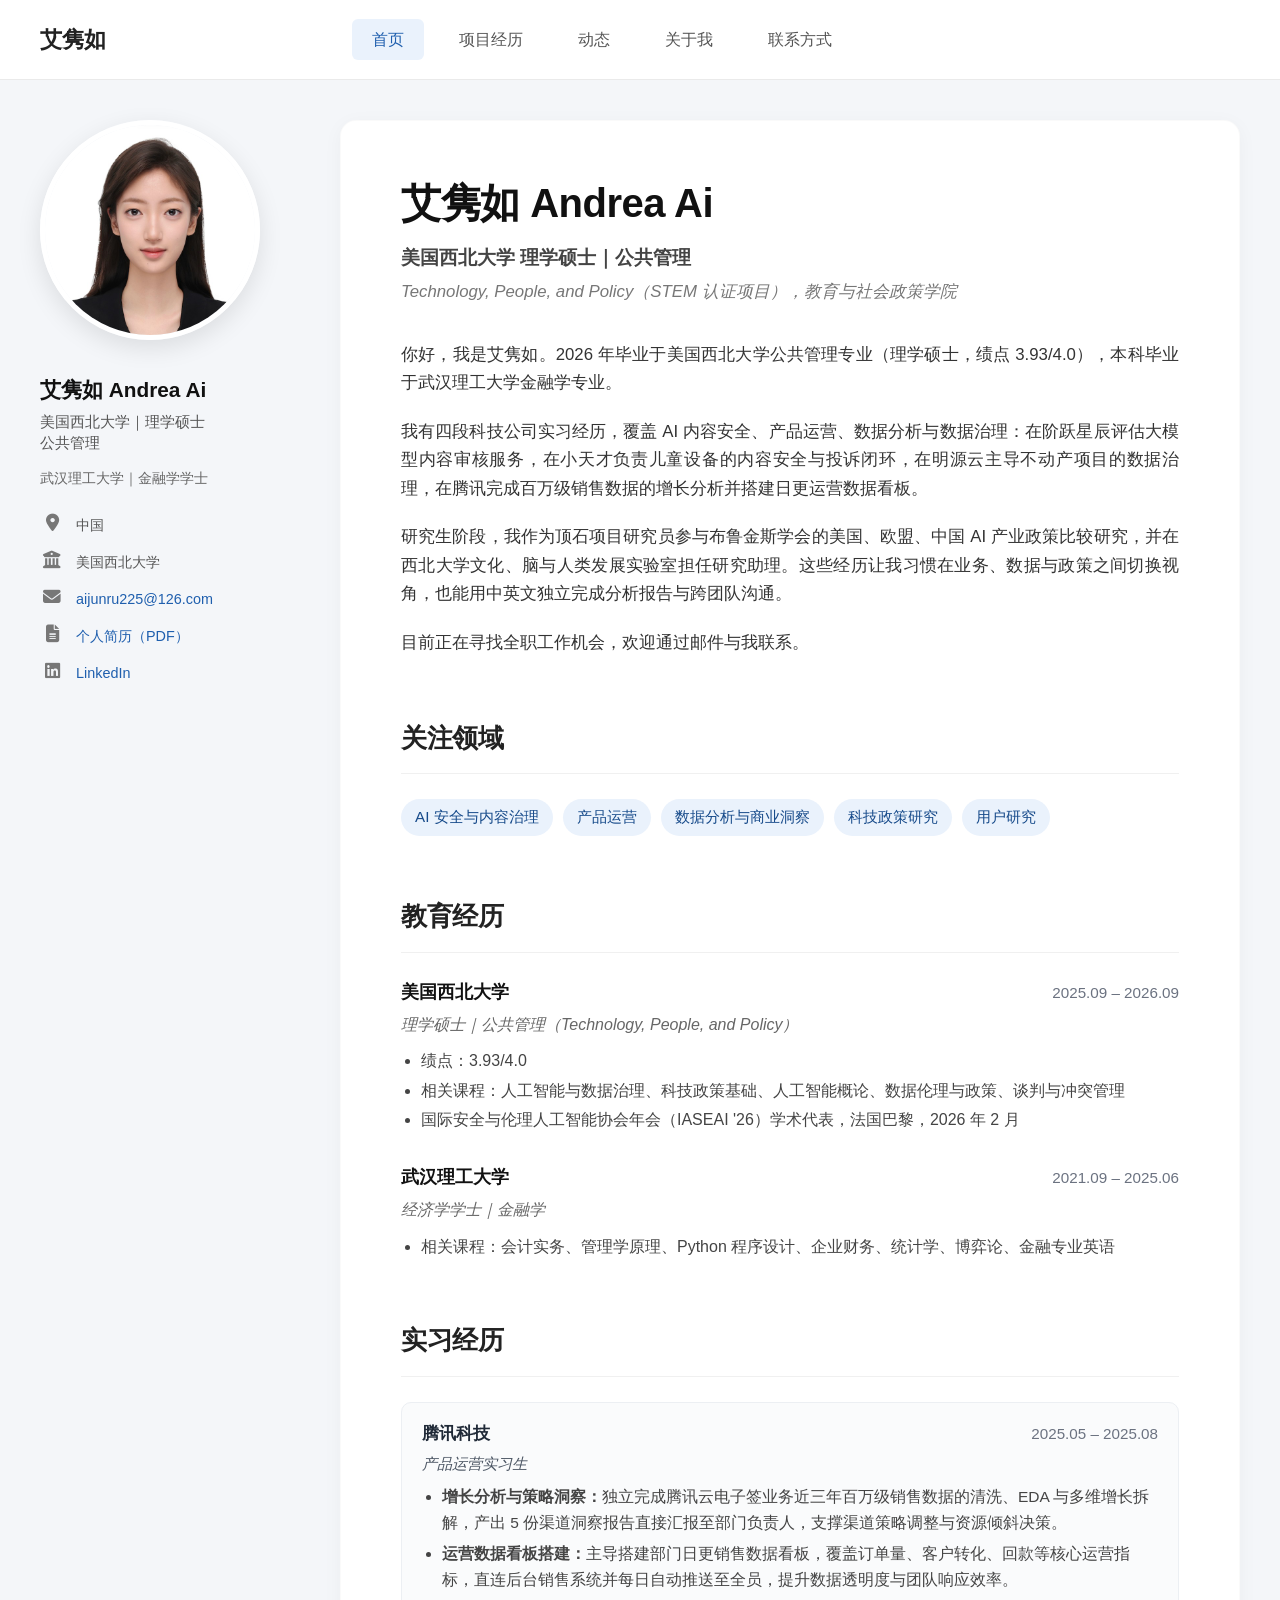
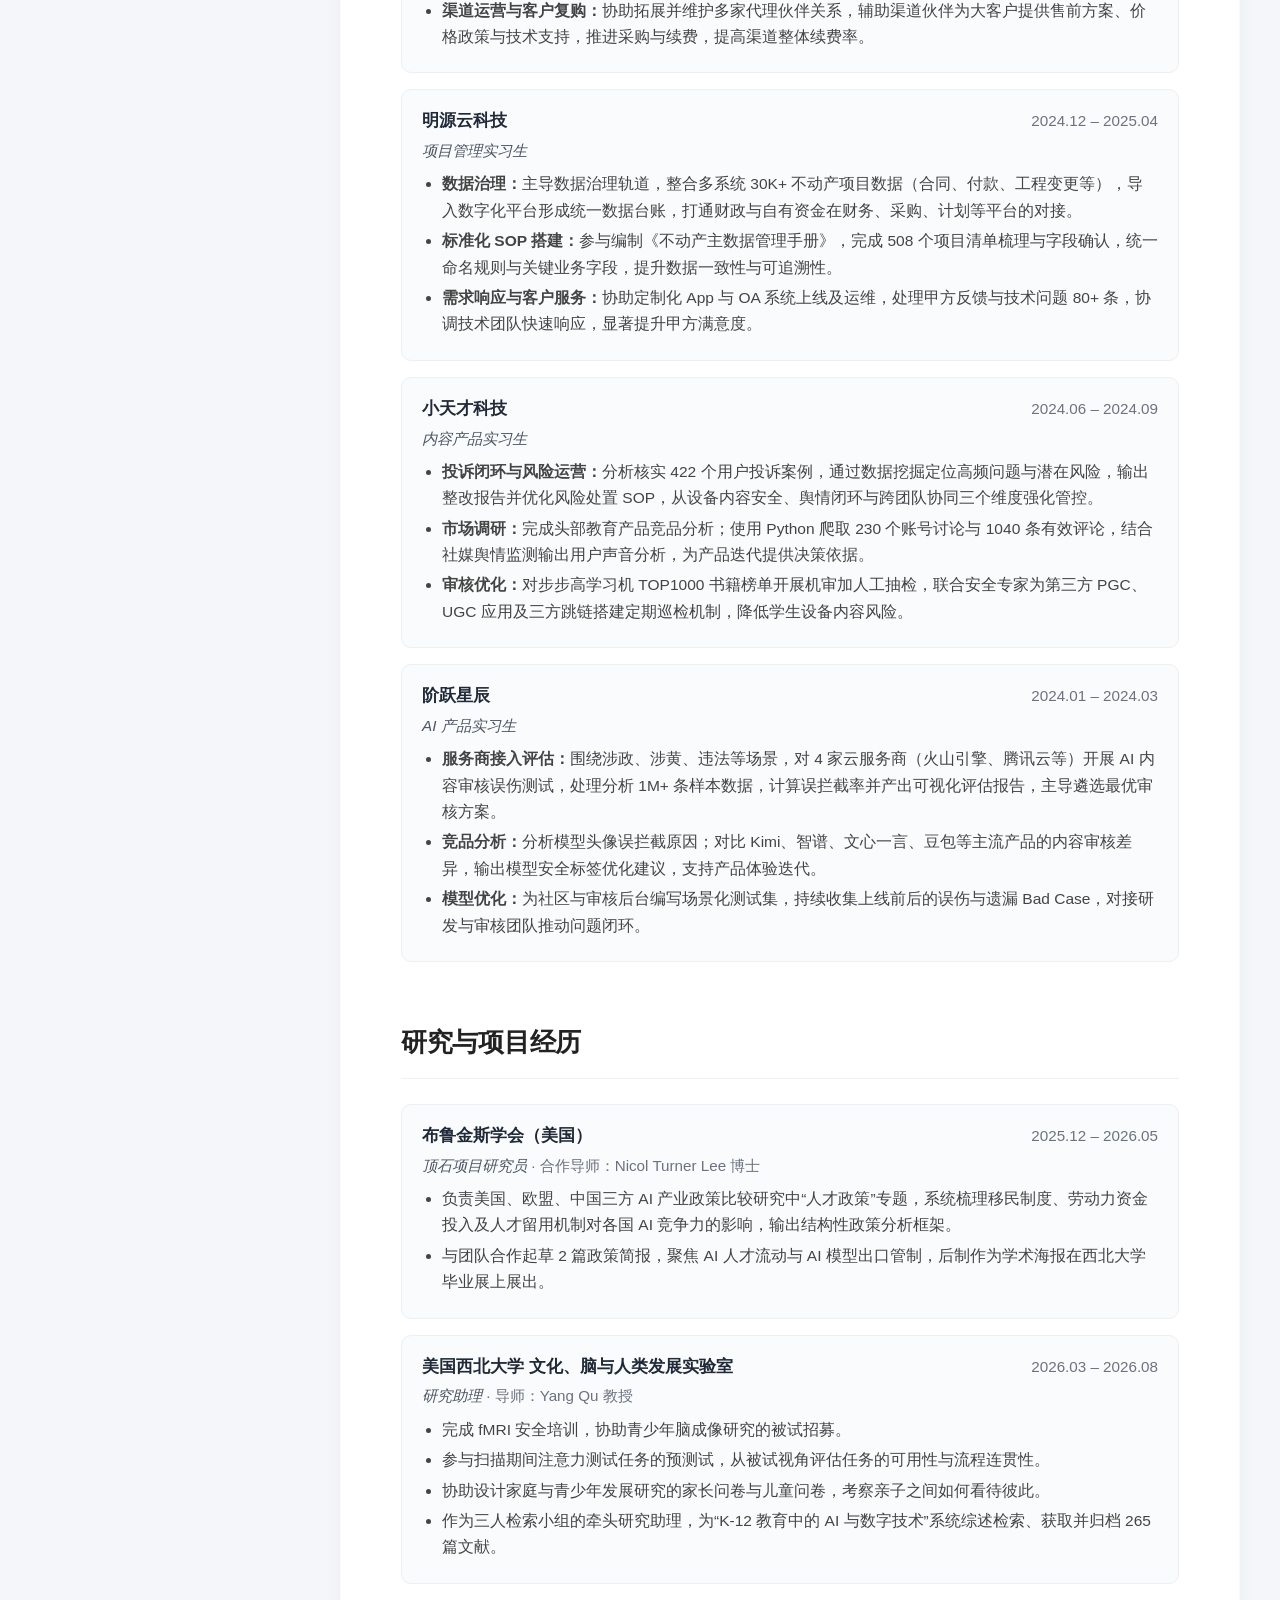
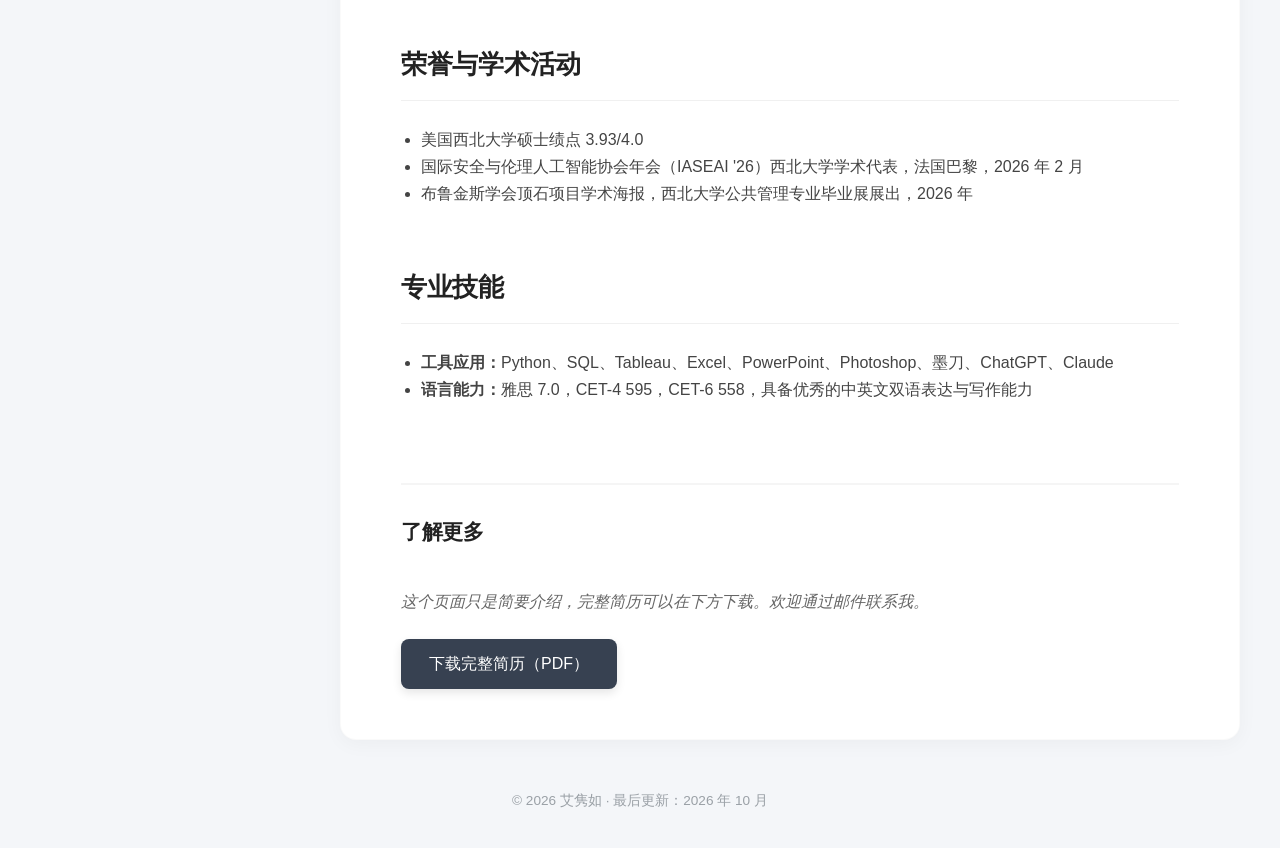
<file: index.html>
<!DOCTYPE html>
<html lang="zh-CN">
<head>
    <meta charset="UTF-8">
    <meta name="viewport" content="width=device-width, initial-scale=1.0">
    <title>艾隽如</title>
    <meta name="description" content="艾隽如的个人主页：美国西北大学公共管理硕士，AI 安全与内容治理、产品运营、数据分析实习经历。">
    <link rel="icon" href="images/profile.jpg">
    <link href="https://cdnjs.cloudflare.com/ajax/libs/font-awesome/6.7.2/css/all.min.css" rel="stylesheet">
    <link rel="stylesheet" href="style.css">
</head>
<body>
    <header>
        <nav>
            <a href="index.html" class="nav-brand">艾隽如</a>
            <button class="nav-toggle" type="button" aria-label="Menu" aria-expanded="false">☰</button>
            <div class="nav-links">
                <a href="index.html" class="nav-btn active">首页</a>
                <a href="projects.html" class="nav-btn">项目经历</a>
                <a href="news.html" class="nav-btn">动态</a>
                <a href="aboutme.html" class="nav-btn">关于我</a>
                <a href="contact.html" class="nav-btn">联系方式</a>
            </div>
        </nav>
    </header>

    <div class="container">
        <aside class="sidebar" id="sidebar-container"></aside>

        <main class="main-content" id="home-content">
            <h1 class="main-header-name" id="home-name"></h1>
            <div class="main-header-title" id="home-title"></div>
            <div class="main-header-dept" id="home-dept"></div>
            <div class="bio-text" id="home-bio"></div>

            <h2 class="section-title" id="interests-title"></h2>
            <div id="interests-list"></div>

            <h2 class="section-title" id="edu-title"></h2>
            <ul class="content-list" id="edu-list"></ul>

            <h2 class="section-title" id="exp1-title"></h2>
            <div class="experience-compact-list" id="exp1-list"></div>

            <h2 class="section-title" id="exp2-title"></h2>
            <div class="experience-compact-list" id="exp2-list"></div>

            <h2 class="section-title" id="list1-title"></h2>
            <ul class="bullet-list" id="list1"></ul>

            <h2 class="section-title" id="list2-title"></h2>
            <ul class="bullet-list" id="list2"></ul>

            <div class="footer-section">
                <h2 class="section-title" id="footer-title" style="margin-top:0; border:none; font-size:1.3rem;"></h2>
                <p class="footer-note" id="footer-note"></p>
                <a href="#" class="btn-download" id="btn-cv" target="_blank" rel="noopener"></a>
            </div>
        </main>
    </div>
    <footer class="site-footer">© <span id="year">2026</span> 艾隽如 · 最后更新：2026 年 10 月</footer>

    <script src="sidebar_data.js"></script>
    <script src="home_data.js"></script>
    <script src="main.js"></script>
</body>
</html>
</file>
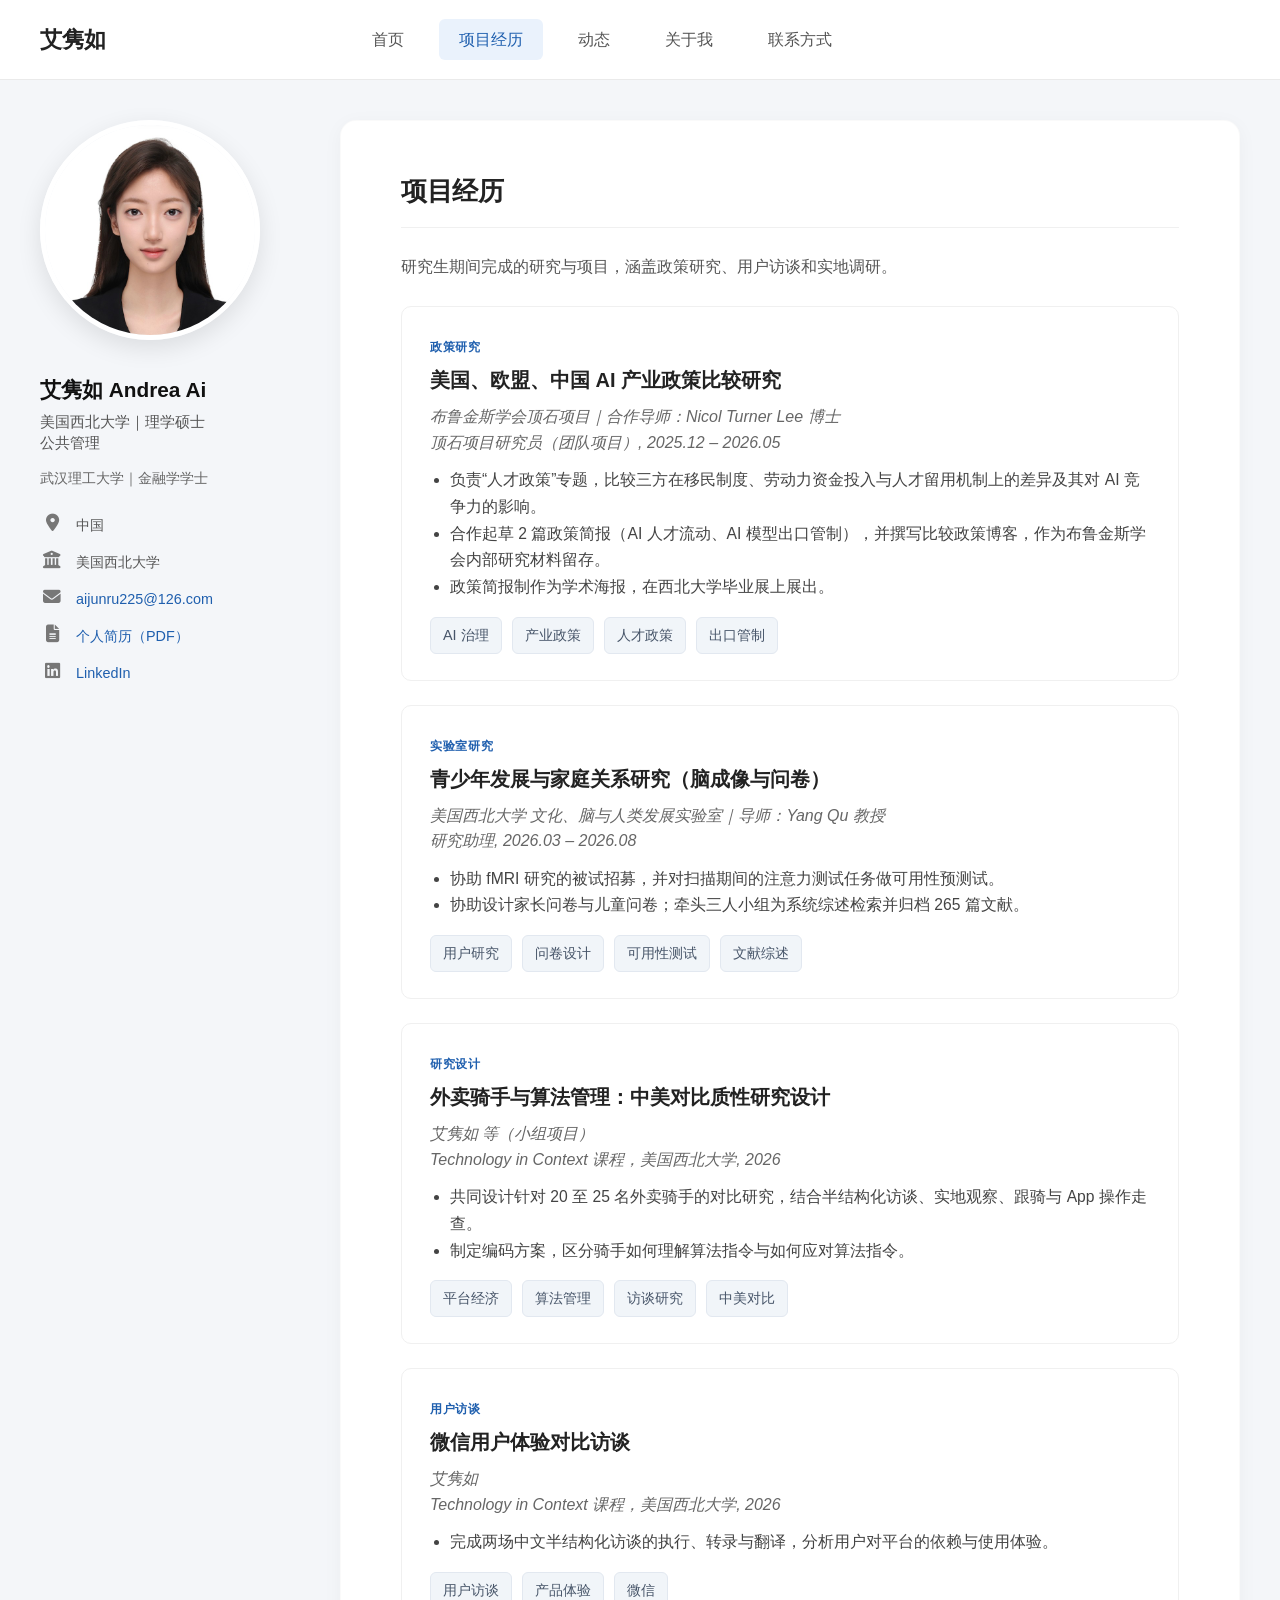
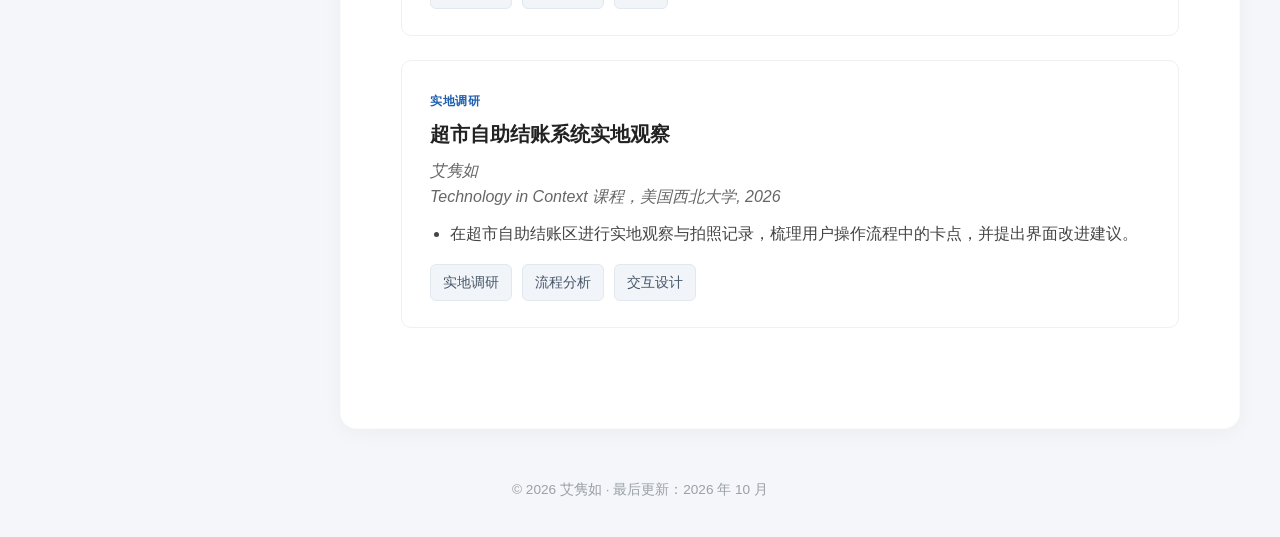
<file: projects.html>
<!DOCTYPE html>
<html lang="zh-CN">
<head>
    <meta charset="UTF-8">
    <meta name="viewport" content="width=device-width, initial-scale=1.0">
    <title>项目经历 | 艾隽如</title>
    <meta name="description" content="艾隽如的个人主页：美国西北大学公共管理硕士，AI 安全与内容治理、产品运营、数据分析实习经历。">
    <link rel="icon" href="images/profile.jpg">
    <link href="https://cdnjs.cloudflare.com/ajax/libs/font-awesome/6.7.2/css/all.min.css" rel="stylesheet">
    <link rel="stylesheet" href="style.css">
</head>
<body>
    <header>
        <nav>
            <a href="index.html" class="nav-brand">艾隽如</a>
            <button class="nav-toggle" type="button" aria-label="Menu" aria-expanded="false">☰</button>
            <div class="nav-links">
                <a href="index.html" class="nav-btn">首页</a>
                <a href="projects.html" class="nav-btn active">项目经历</a>
                <a href="news.html" class="nav-btn">动态</a>
                <a href="aboutme.html" class="nav-btn">关于我</a>
                <a href="contact.html" class="nav-btn">联系方式</a>
            </div>
        </nav>
    </header>

    <div class="container">
        <aside class="sidebar" id="sidebar-container"></aside>

        <main class="main-content">
            <h2 class="section-title" style="margin-top:0;">项目经历</h2>
            <p class="pub-intro" id="pub-intro"></p>
            <div id="pub-list"></div>
        </main>
    </div>
    <footer class="site-footer">© <span id="year">2026</span> 艾隽如 · 最后更新：2026 年 10 月</footer>

    <script src="sidebar_data.js"></script>
    <script src="pub_data.js"></script>
    <script src="main.js"></script>
</body>
</html>
</file>
<file: style.css>
:root {
    --accent: #1f5fae;        /* deep blue; change here to re-theme the whole site */
    --accent-dark: #164a8a;
    --accent-soft: #eaf2fc;
}
/* style.css */

/* --- 全局设置 --- */
* { box-sizing: border-box; margin: 0; padding: 0; }

body {
    font-family: -apple-system, BlinkMacSystemFont, "Segoe UI", Roboto, "Helvetica Neue", Arial, "PingFang SC", "Hiragino Sans GB", "Microsoft YaHei", sans-serif;
    line-height: 1.6;
    color: #333;
    background-color: #f4f6f9;
}

a { color: var(--accent); text-decoration: none; transition: color 0.2s; }
a:hover { color: var(--accent-dark); text-decoration: none; }

/* --- 顶部导航栏 --- */
header {
    background-color: rgba(255, 255, 255, 0.95);
    backdrop-filter: blur(10px);
    border-bottom: 1px solid #eaeaea;
    position: sticky;
    top: 0;
    z-index: 9999; /* ✅ 提高层级，避免手机端被内容盖住 */
    width: 100%;
    height: 80px;
    display: flex;
    align-items: center;
}

nav {
    max-width: 1450px;
    width: 100%;
    margin: 0 auto;
    padding: 0 40px;
    height: 100%;
    display: flex;
    justify-content: flex-start;
    align-items: center;
    gap: 12px;
}

/* 名字 (Logo) */
.nav-brand {
    font-weight: 700;
    font-size: 1.4rem;
    color: #222;
    cursor: pointer;
    width: 240px;
    flex-shrink: 0;
}

/* ✅ 手机端汉堡按钮（默认隐藏，移动端显示） */
.nav-toggle {
    display: none;
    margin-left: auto;
    border: 0;
    background: transparent;
    font-size: 22px;
    padding: 10px 12px;
    cursor: pointer;
    color: #333;
}

/* 导航链接组 */
.nav-links {
    display: flex;
    align-items: center;
    margin-left: 60px;
    gap: 15px;
}

.nav-btn {
    font-size: 1rem;
    color: #555;
    font-weight: 500;
    padding: 8px 20px;
    border-radius: 6px;
    transition: all 0.2s ease;
}

.nav-btn:hover, .nav-btn.active {
    color: var(--accent);
    background-color: var(--accent-soft);
}

.fa-cog { color: #999; cursor: pointer; margin-left: 20px; transition: color 0.2s; }
.fa-cog:hover { color: #555; }


/* --- 核心布局 --- */
.container {
    max-width: 1450px;
    margin: 0 auto;
    padding: 40px 40px;
    display: flex;
    gap: 60px;
    align-items: flex-start;
}

/* --- 左侧侧边栏 (Sidebar) --- */
.sidebar {
    width: 240px;
    flex-shrink: 0;
    text-align: left;

    position: sticky;
    top: 110px; /* Header(80) + 视觉间距(30) */

    height: fit-content;
}

.profile-img {
    width: 100%;
    max-width: 220px;
    aspect-ratio: 1/1;
    border-radius: 50%;
    object-fit: cover;
    margin-bottom: 25px;
    box-shadow: 0 8px 25px rgba(0,0,0,0.1);
    border: 5px solid #fff;
}

.sidebar-name { font-size: 1.3rem; font-weight: 700; color: #111; margin-bottom: 5px; }
.sidebar-title { font-size: 0.95rem; color: #555; margin-bottom: 15px; line-height: 1.4; }
.sidebar-school { font-size: 0.9rem; color: #666; margin-bottom: 25px; line-height: 1.4; }

.sidebar-info { list-style: none; font-size: 0.95rem; color: #555; }
.sidebar-info li { margin-bottom: 14px; display: flex; align-items: center; }
.sidebar-info i { width: 24px; margin-right: 12px; color: #777; text-align: center; font-size: 1.1rem; }


/* --- 右侧主要内容 (Main Content) --- */
.main-content {
    flex-grow: 1;
    max-width: 100%;

    background-color: #fff;
    padding: 50px 60px;
    border-radius: 16px;
    box-shadow: 0 4px 20px rgba(0,0,0,0.04);
    border: 1px solid rgba(0,0,0,0.02);
}

.main-header-name { font-size: 2.5rem; font-weight: 700; margin-bottom: 8px; color: #111; letter-spacing: -0.5px;}
.main-header-title { font-size: 1.2rem; font-weight: 600; color: #444; margin-bottom: 5px; }
.main-header-dept { font-style: italic; color: #777; margin-bottom: 35px; font-size: 1.05rem; }
.bio-text p { margin-bottom: 20px; text-align: justify; color: #333; font-size: 1.05rem; line-height: 1.7; }
.section-title { font-size: 1.6rem; font-weight: 700; margin-top: 60px; margin-bottom: 25px; padding-bottom: 15px; border-bottom: 1px solid #f0f0f0; color: #222; letter-spacing: -0.3px; }

/* 列表样式 */
.content-list li { margin-bottom: 30px; }
.list-header { font-weight: 700; color: #111; font-size: 1.1rem; margin-bottom: 6px; }
.list-sub { color: #666; font-style: italic; margin-bottom: 10px; font-size: 1rem;}
ul.bullet-list { list-style-type: disc; margin-left: 20px; color: #444; font-size: 1rem; line-height: 1.7; }

/* --- Publications 专属样式 --- */
.pub-grid {
    display: grid;
    grid-template-columns: 1fr;
    gap: 50px;
    margin-bottom: 50px;
}

.pub-card {
    display: block;
    background: #fff;
    border: 1px solid #f0f0f0;
    border-radius: 10px;
    overflow: hidden;
    text-decoration: none;
    color: inherit;
    transition: transform 0.3s ease, box-shadow 0.3s ease, border-color 0.3s;
    cursor: pointer;
}

.pub-card:hover {
    transform: translateY(-5px);
    box-shadow: 0 12px 30px rgba(0,0,0,0.08);
    border-color: var(--accent-soft);
}

.pub-img-wrapper {
    width: 100%;
    height: auto;
    overflow: visible;
    position: relative;
    border-bottom: 1px solid #f0f0f0;
    background-color: #f8f9fa;
}

.pub-img-wrapper img {
    width: 100%;
    height: auto;
    display: block;
    object-fit: contain;
    filter: grayscale(100%);
    transition: filter 0.4s ease;
}

.pub-card:hover .pub-img-wrapper img {
    filter: grayscale(0%);
}

.pub-img-placeholder {
    width: 100%;
    height: 100%;
    display: flex;
    align-items: center;
    justify-content: center;
    color: #8a8f98;
    font-size: 1rem;
    font-weight: 600;
    letter-spacing: 0.3px;
    border: 2px dashed #d8dee6;
    background: #f8f9fa;
}

.pub-content { padding: 30px; }
.pub-title { font-size: 1.5rem; font-weight: 700; color: #222; margin-bottom: 10px; }
.pub-card:hover .pub-title { color: var(--accent); }
.pub-meta { font-size: 1rem; color: #666; margin-bottom: 15px; font-style: italic; }
.pub-keywords { margin-top: 20px; display: flex; flex-wrap: wrap; gap: 10px; }
.keyword-tag { background-color: #f1f5f9; color: #475569; font-size: 0.9rem; padding: 6px 12px; border-radius: 6px; border: 1px solid #e2e8f0; }

.experience-compact-list {
    display: grid;
    gap: 12px;
}

.experience-compact-card {
    display: block;
    text-decoration: none;
    color: inherit;
    border: 1px solid #eceff3;
    border-radius: 10px;
    padding: 14px 16px;
    background: #fafbfc;
    transition: border-color 0.2s ease, box-shadow 0.2s ease, transform 0.2s ease;
}

.experience-compact-card:hover {
    border-color: #cfd9e5;
    box-shadow: 0 6px 16px rgba(0, 0, 0, 0.06);
    transform: translateY(-1px);
}

.experience-row-top {
    display: flex;
    align-items: baseline;
    gap: 10px;
}

.experience-lab {
    font-weight: 700;
    color: #1f2937;
}

.experience-role {
    color: #4b5563;
    font-size: 0.95rem;
}

.experience-time {
    margin-left: auto;
    color: #6b7280;
    font-size: 0.92rem;
    white-space: nowrap;
}

.experience-row-sub {
    margin-top: 6px;
    color: #6b7280;
    font-size: 0.92rem;
    line-height: 1.45;
}

.experience-row-sub-advisor {
    margin-top: 4px;
    color: #6b7280;
    font-size: 0.9rem;
}

.experience-project-link {
    color: var(--accent);
    text-decoration: none;
    border-bottom: 1px dashed #9bbfe7;
}

.experience-project-link:hover {
    color: #084b8a;
    border-bottom-color: #084b8a;
}

.experience-row-sub-advisor a {
    color: var(--accent);
    text-decoration: none;
}

.experience-row-sub-advisor a:hover {
    text-decoration: underline;
}

/* Research 页面 */
.project-block { margin-bottom: 50px; border: 1px solid #f0f0f0; padding: 30px; border-radius: 12px; background: #fafafa;}
.proj-title { font-size: 1.4rem; font-weight: 700; color: #222; margin-bottom: 8px; }
.proj-desc p { font-size: 1rem; }

/* Footer */
.footer-section { margin-top: 80px; padding-top: 30px; border-top: 2px solid #f5f5f5; }
.footer-note { font-style: italic; color: #666; margin-bottom: 25px; font-size: 1rem; }
.btn-download { display: inline-block; background-color: #374151; color: #fff; padding: 12px 28px; border-radius: 8px; font-weight: 500; font-size: 1rem; box-shadow: 0 4px 10px rgba(0,0,0,0.1); }
.btn-download:hover { background-color: #1f2937; transform: translateY(-2px); color: #fff; }

/* ===========================
   ✅ 手机/平板适配（关键修复）
   =========================== */
@media (max-width: 1000px) {

    /* ✅ header/nav 不要固定高度，否则菜单展开会溢出压住正文 */
    header { height: auto; }
    nav {
        padding: 10px 16px;
        height: auto;
        position: relative;     /* 给 dropdown 做定位 */
        flex-wrap: nowrap;
    }

    /* 页面从左右两列改成上下 */
    .container {
        flex-direction: column;
        gap: 24px;
        padding: 18px 16px;
    }

    .sidebar {
        width: 100%;
        text-align: center;
        position: static;
        top: auto;
    }

    .profile-img { margin-left: auto; margin-right: auto; }
    .main-content { padding: 22px 18px; }

    /* ✅ 手机端显示汉堡按钮 */
    .nav-brand { width: auto; }
    .nav-toggle {
        display: inline-flex;
        margin-left: auto;
    }

    /* ✅ 下拉菜单：默认隐藏；展开时作为 dropdown 出现（有白底，不透明） */
    .nav-links {
        display: none;
        position: absolute;
        top: 100%;              /* 紧贴 nav 底部 */
        left: 0;
        right: 0;

        background: rgba(255, 255, 255, 0.98);  /* ✅ 不透明白底 */
        backdrop-filter: blur(10px);

        border-bottom: 1px solid #eaeaea;
        box-shadow: 0 12px 30px rgba(0,0,0,0.08);

        margin-left: 0;
        padding: 10px 12px 14px;

        flex-direction: column;
        align-items: stretch;
        gap: 8px;

        z-index: 9999;          /* ✅ 确保盖在内容上 */
    }

    .nav-btn {
        display: block;
        padding: 10px 12px;
        border-radius: 10px;
    }

    /* ✅ 打开状态 */
    nav.nav-open .nav-links {
        display: flex;
    }
}

/* ===========================
   Additions for Junru's sites
   =========================== */
html { overflow-x: hidden; }
.sidebar-info li { align-items: flex-start; }
.sidebar-info a { word-break: break-word; }

/* Research interests as chips */
#interests-list { display: flex; flex-wrap: wrap; gap: 10px; }
.interest-chip { background: var(--accent-soft); color: var(--accent-dark); padding: 6px 14px; border-radius: 999px; font-size: 0.95rem; font-weight: 500; }

/* Education rows */
.content-list { list-style: none; }
.list-header-row { display: flex; justify-content: space-between; gap: 16px; align-items: baseline; flex-wrap: wrap; }
.list-period, .experience-time { color: #6b7280; font-size: 0.95rem; white-space: nowrap; }

/* Experience cards with bullets */
.experience-compact-list { gap: 16px; }
.experience-compact-card { padding: 18px 20px; }
.experience-compact-card:hover { transform: none; }
.experience-row-top { justify-content: space-between; flex-wrap: wrap; }
.experience-lab { font-size: 1.05rem; }
.experience-role { display: block; margin: 4px 0 8px; font-style: italic; }
.experience-sup { font-style: normal; color: #6b7280; }
.experience-compact-card ul.bullet-list { font-size: 0.97rem; }
.experience-compact-card ul.bullet-list li { margin-bottom: 4px; }

/* Research cards without detail pages */
.pub-grid { gap: 24px; }
.pub-card.static { cursor: default; }
.pub-card.static:hover { transform: none; box-shadow: 0 6px 18px rgba(0,0,0,0.05); }
.pub-card.static:hover .pub-title { color: #222; }
.pub-content { padding: 26px 28px; }
.pub-title { font-size: 1.25rem; line-height: 1.4; }
.pub-type { display: inline-block; font-size: 0.78rem; font-weight: 700; letter-spacing: 0.06em; text-transform: uppercase; color: var(--accent); margin-bottom: 8px; }
.pub-meta { margin-bottom: 12px; }
.pub-card ul.bullet-list { font-size: 0.98rem; }
.pub-keywords { margin-top: 16px; }
.pub-intro { color: #555; margin-bottom: 26px; line-height: 1.7; }

/* News */
.news-year { font-size: 1.4rem; font-weight: 800; color: #222; margin: 26px 0 8px; }
.news-year-block:first-child .news-year { margin-top: 0; }
.news-list { list-style: none; border-left: 2px solid var(--accent-soft); margin-left: 4px; }
.news-list li { display: grid; grid-template-columns: 76px 1fr; gap: 12px; padding: 8px 0 8px 18px; line-height: 1.7; color: #333; }
.news-date { font-weight: 700; color: var(--accent); white-space: nowrap; }

/* About */
.about-intro p { margin: 0 0 12px; line-height: 1.85; color: #444; }
.about-section { margin-top: 30px; }
.about-section h3 { font-size: 1.2rem; color: #222; margin: 0 0 10px; border-left: 4px solid var(--accent); padding-left: 10px; }
.about-desc { margin: 0 0 14px; color: #444; line-height: 1.8; }
.media-grid { display: grid; grid-template-columns: repeat(2, minmax(0, 1fr)); gap: 16px; }
.media-grid.single { grid-template-columns: minmax(0, 1fr); max-width: 640px; }
.media-block { margin: 0; }
.media-visual { aspect-ratio: 4 / 3; overflow: hidden; border-radius: 10px; background: #eee; }
.media-visual img { width: 100%; height: 100%; object-fit: cover; display: block; }
.media-title { margin-top: 8px; font-size: 0.92rem; color: #666; }

/* Contact */
.contact-intro p { margin: 0 0 10px; line-height: 1.85; color: #444; }
.contact-list { display: flex; flex-direction: column; gap: 6px; margin-top: 14px; }
.contact-row { display: grid; grid-template-columns: 22px 110px minmax(0, 1fr) auto; gap: 10px; align-items: baseline; padding: 6px 0; }
.contact-row i { color: #555; }
.contact-label { font-weight: 700; color: #222; }
.contact-value { color: #444; word-break: break-word; }
.contact-note { margin-left: 8px; font-size: 0.9rem; color: #777; font-style: italic; }
.copy-btn { border: 0; background: transparent; color: var(--accent); cursor: pointer; font-size: 0.95rem; font-weight: 600; }
.copy-btn:hover { text-decoration: underline; }
.contact-footer { margin-top: 18px; color: #555; line-height: 1.8; }

/* Site footer */
.site-footer { text-align: center; color: #9aa0a6; font-size: 0.85rem; padding: 10px 16px 36px; }

@media (max-width: 1000px) {
    .main-header-name { font-size: 2rem; }
    .section-title { margin-top: 44px; font-size: 1.4rem; }
    .bio-text p { text-align: left; }
    .sidebar-info { display: inline-block; text-align: left; }
    .profile-img { max-width: 180px; }
}
@media (max-width: 640px) {
    .media-grid { grid-template-columns: minmax(0, 1fr); }
    .news-list li { grid-template-columns: 1fr; gap: 0; }
    .contact-row { grid-template-columns: 22px minmax(0, 1fr) auto; }
    .contact-label { display: none; }
    .pub-content { padding: 20px; }
    .experience-compact-card { padding: 14px 14px; }
}
.content-list ul li { margin-bottom: 2px; }
.sidebar-info li { font-size: 0.9rem; }
.name-alt { white-space: nowrap; }
</file>
